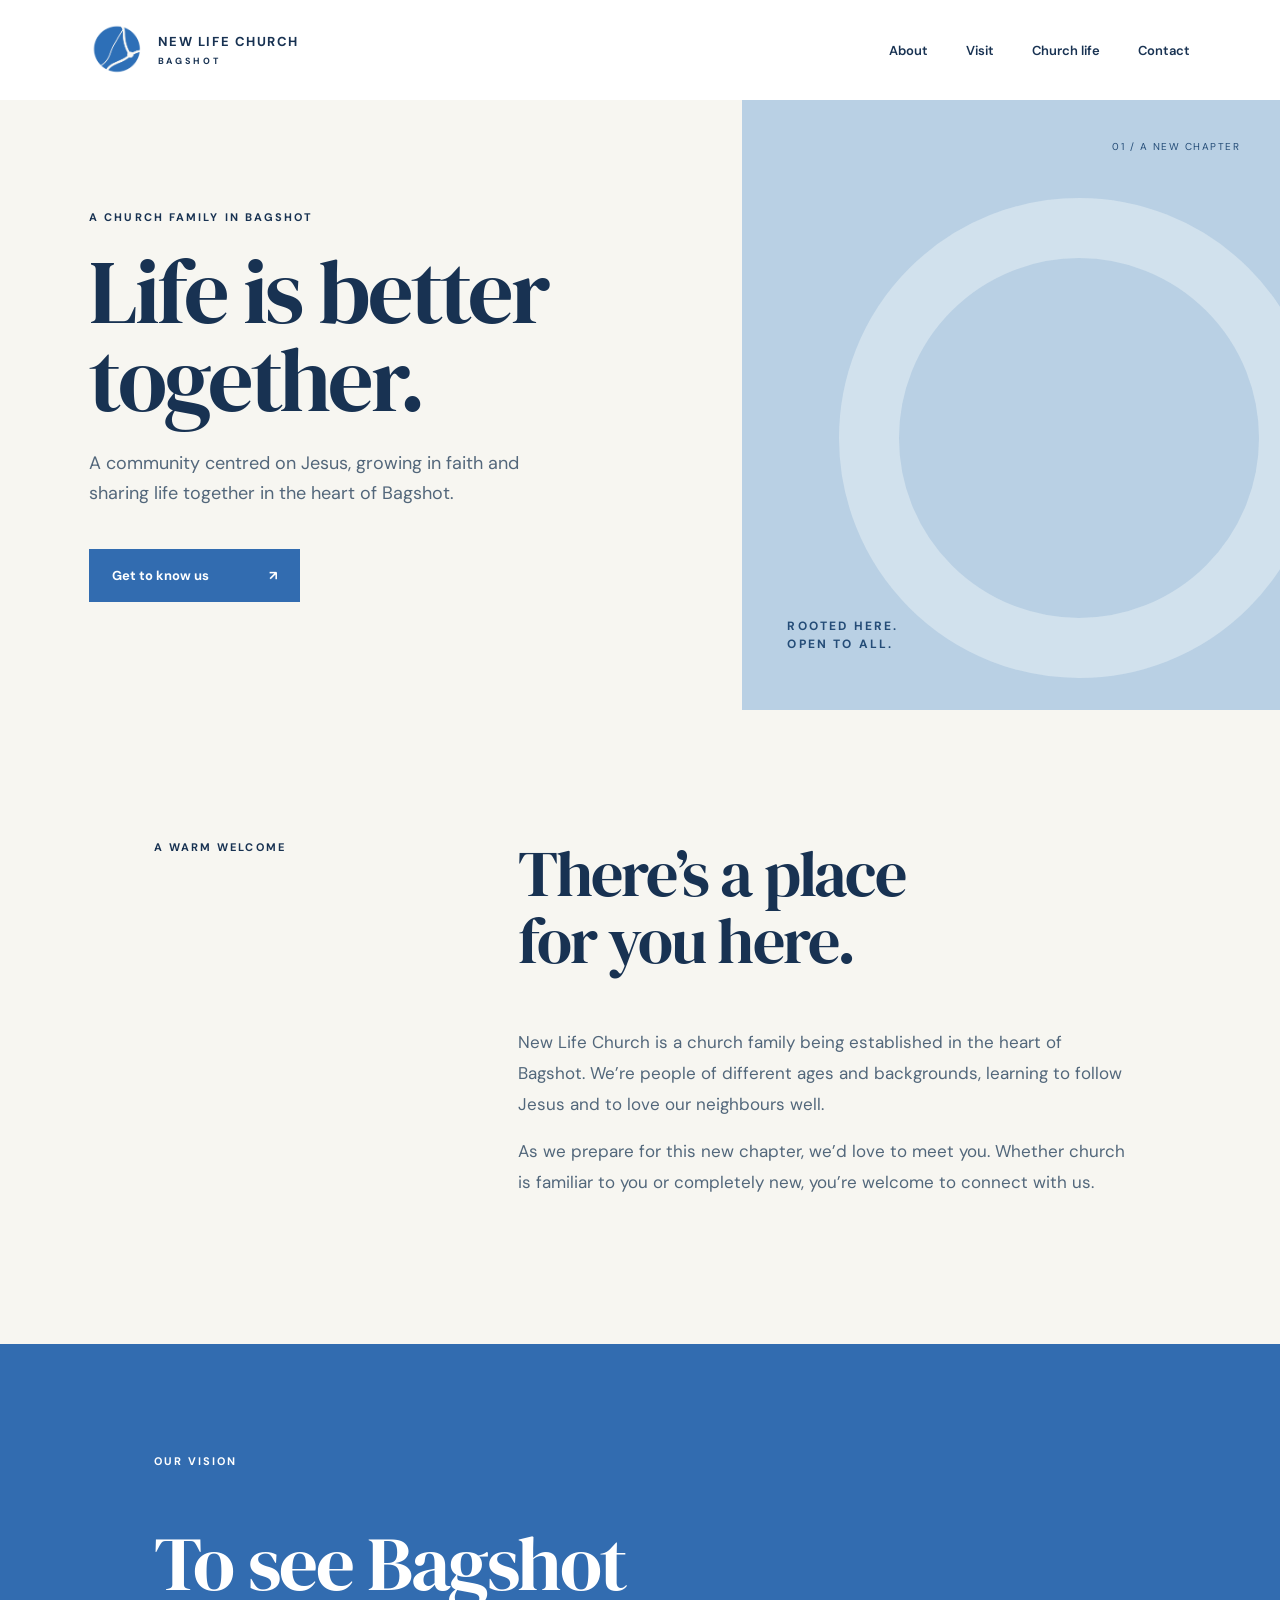
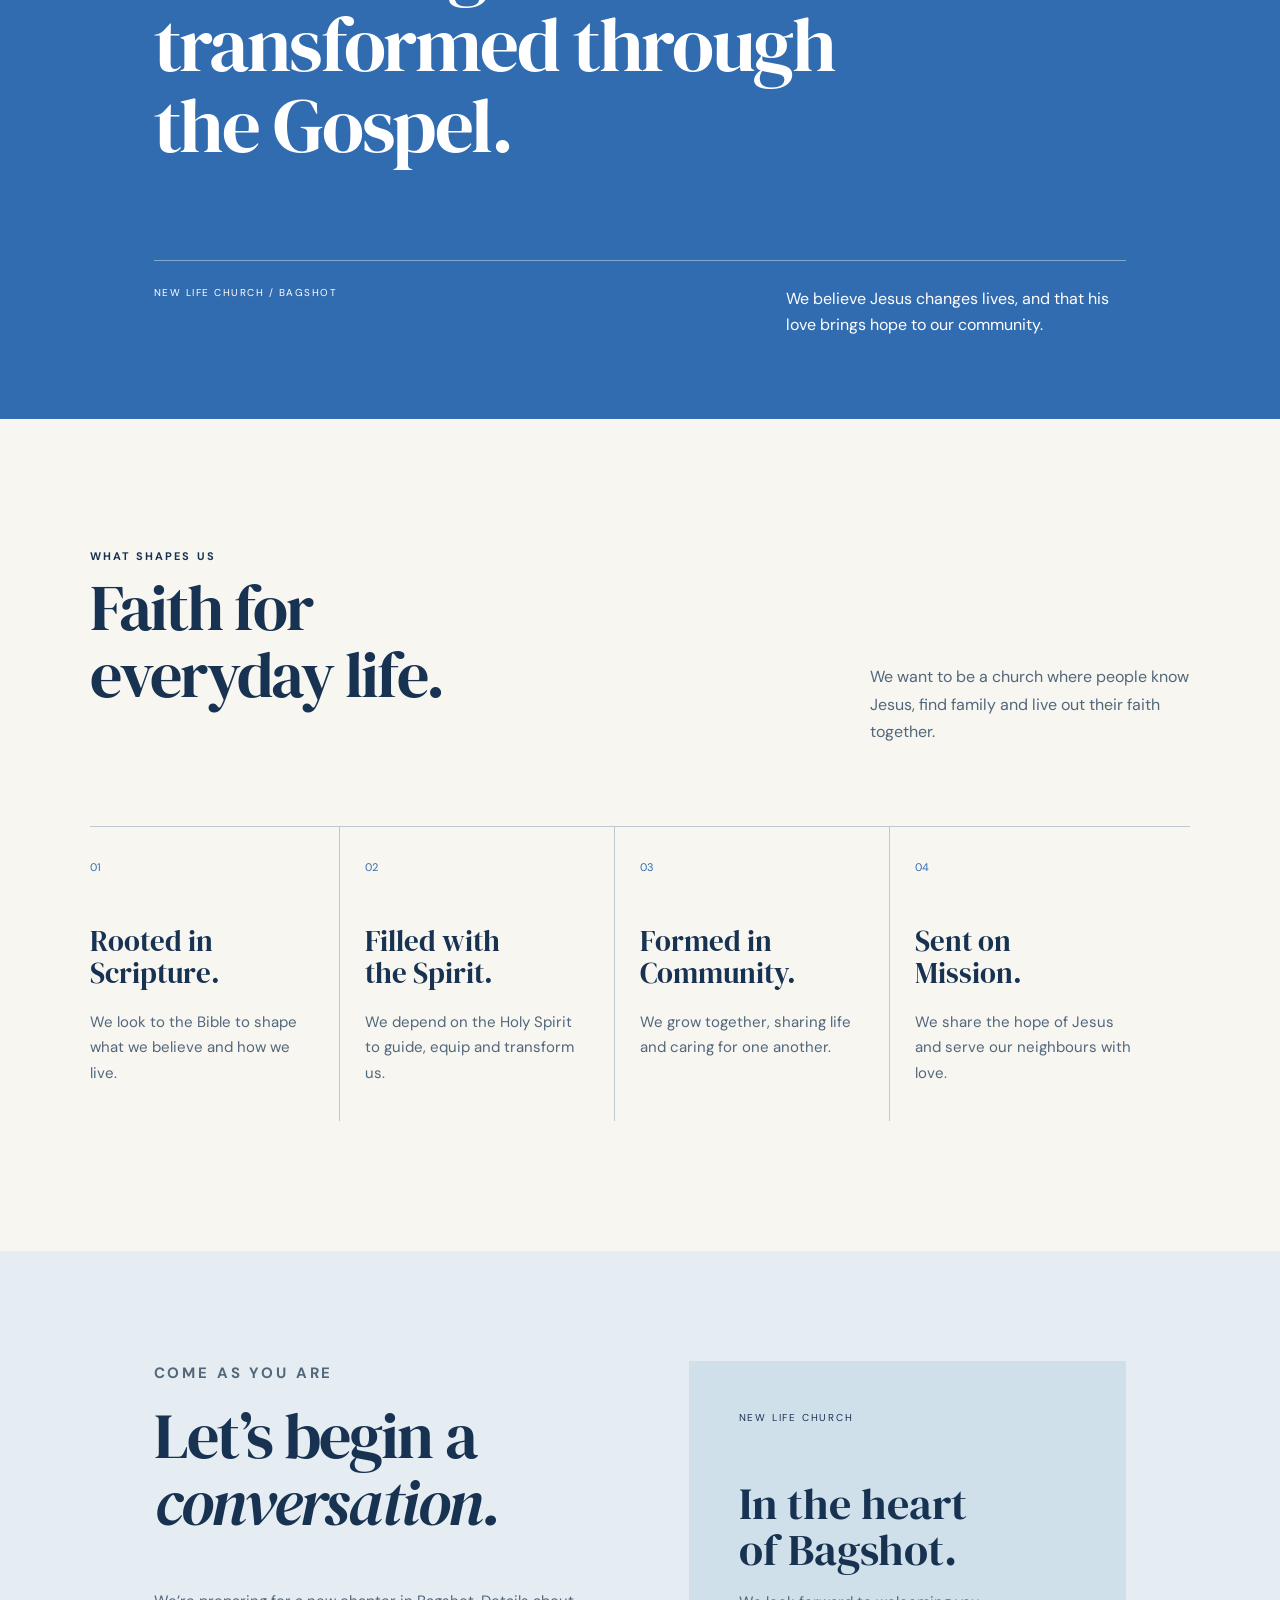
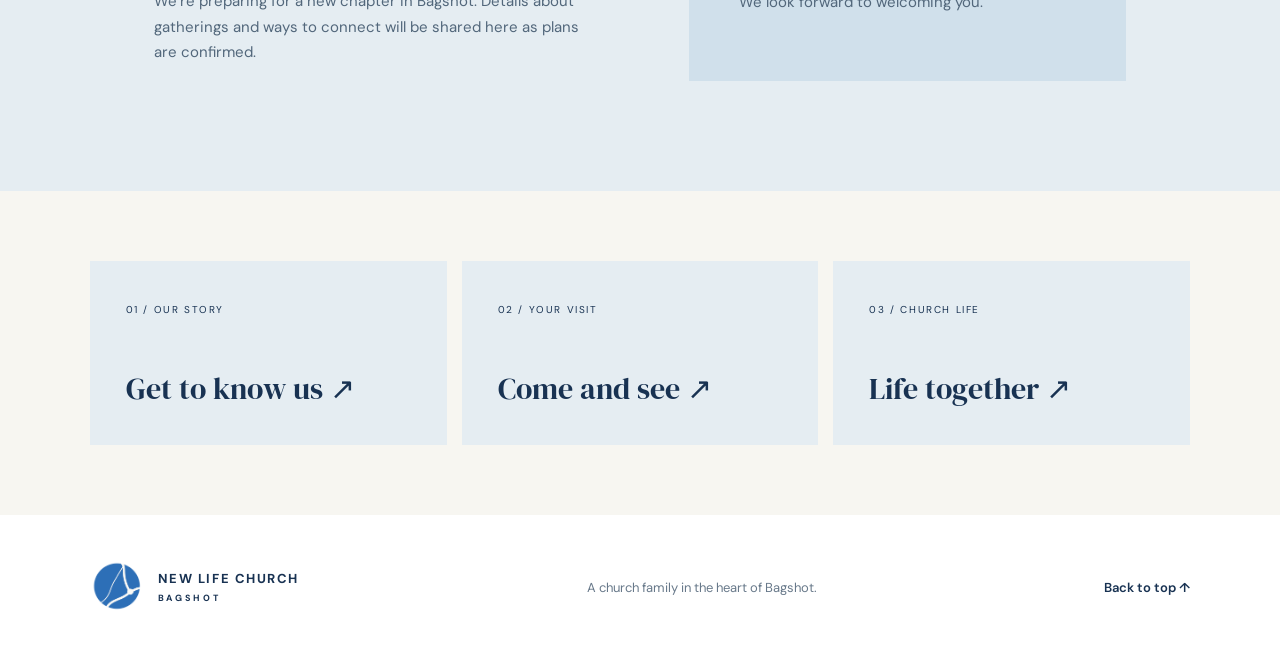
<file: new-life-church/index.html>
<!doctype html><html lang="en"><head><meta charset="utf-8"><meta name="viewport" content="width=device-width,initial-scale=1"><meta name="description" content="New Life Church Bagshot: a church family seeking to see Bagshot transformed through the gospel."><title>New Life Church Bagshot</title><link rel="stylesheet" href="style.css"></head><body><header><a class="brand" href="#home"><img src="assets/logo.png" alt=""><span>NEW LIFE CHURCH<small>BAGSHOT</small></span></a><nav><a href="about.html">About</a><a href="visit.html">Visit</a><a href="life.html">Church life</a><a href="contact.html">Contact</a></nav></header><main id="home"><section class="hero"><div class="hero-inner"><p class="eyebrow" data-home="home_eyebrow">A church family in Bagshot</p><h1 data-home="home_title">Life is better<br><em>together.</em></h1><p class="lead" data-home="home_intro">A community centred on Jesus, growing in faith and sharing life together in the heart of Bagshot.</p><a class="button" href="visit.html">Get to know us <span>↗</span></a></div><div class="hero-art"><div class="ring"></div><p>ROOTED HERE.<br>OPEN TO ALL.</p><span>01 / A NEW CHAPTER</span></div></section><section class="intro" id="story"><p class="eyebrow">A warm welcome</p><div><h2 data-home="welcome_title">There’s a place<br>for you here.</h2><p data-home="welcome_body">New Life Church is a church family being established in the heart of Bagshot. We’re people of different ages and backgrounds, learning to follow Jesus and to love our neighbours well.</p><p data-home="welcome_extra">As we prepare for this new chapter, we’d love to meet you. Whether church is familiar to you or completely new, you’re welcome to connect with us.</p></div></section><section class="vision"><p class="eyebrow">Our vision</p><h2 data-home="vision_title">To see Bagshot<br>transformed through<br><em>the Gospel.</em></h2><div class="vision-bottom"><span>NEW LIFE CHURCH / BAGSHOT</span><p>We believe Jesus changes lives, and that his love brings hope to our community.</p></div></section><section class="values" id="values"><div class="section-head"><div><p class="eyebrow">What shapes us</p><h2>Faith for<br>everyday life.</h2></div><p>We want to be a church where people know Jesus, find family and live out their faith together.</p></div><div class="grid"><article><span>01</span><h3>Rooted in<br>Scripture.</h3><p>We look to the Bible to shape what we believe and how we live.</p></article><article><span>02</span><h3>Filled with<br>the Spirit.</h3><p>We depend on the Holy Spirit to guide, equip and transform us.</p></article><article><span>03</span><h3>Formed in<br>Community.</h3><p>We grow together, sharing life and caring for one another.</p></article><article><span>04</span><h3>Sent on<br>Mission.</h3><p>We share the hope of Jesus and serve our neighbours with love.</p></article></div></section><section class="connect" id="connect"><div><p class="eyebrow">Come as you are</p><h2>Let’s begin a<br><em>conversation.</em></h2><p>We’re preparing for a new chapter in Bagshot. Details about gatherings and ways to connect will be shared here as plans are confirmed.</p></div><div class="connect-card"><span>NEW LIFE CHURCH</span><h3>In the heart<br>of Bagshot.</h3><p>We look forward to welcoming you.</p></div></section><section class="page-links"><a href="about.html"><span>01 / OUR STORY</span><h3>Get to know us ↗</h3></a><a href="visit.html"><span>02 / YOUR VISIT</span><h3>Come and see ↗</h3></a><a href="life.html"><span>03 / CHURCH LIFE</span><h3>Life together ↗</h3></a></section></main><footer><div class="brand"><img src="assets/logo.png" alt=""><span>NEW LIFE CHURCH<small>BAGSHOT</small></span></div><p>A church family in the heart of Bagshot.</p><a href="#home">Back to top ↑</a></footer><script src="home.js"></script></body></html>
</file>
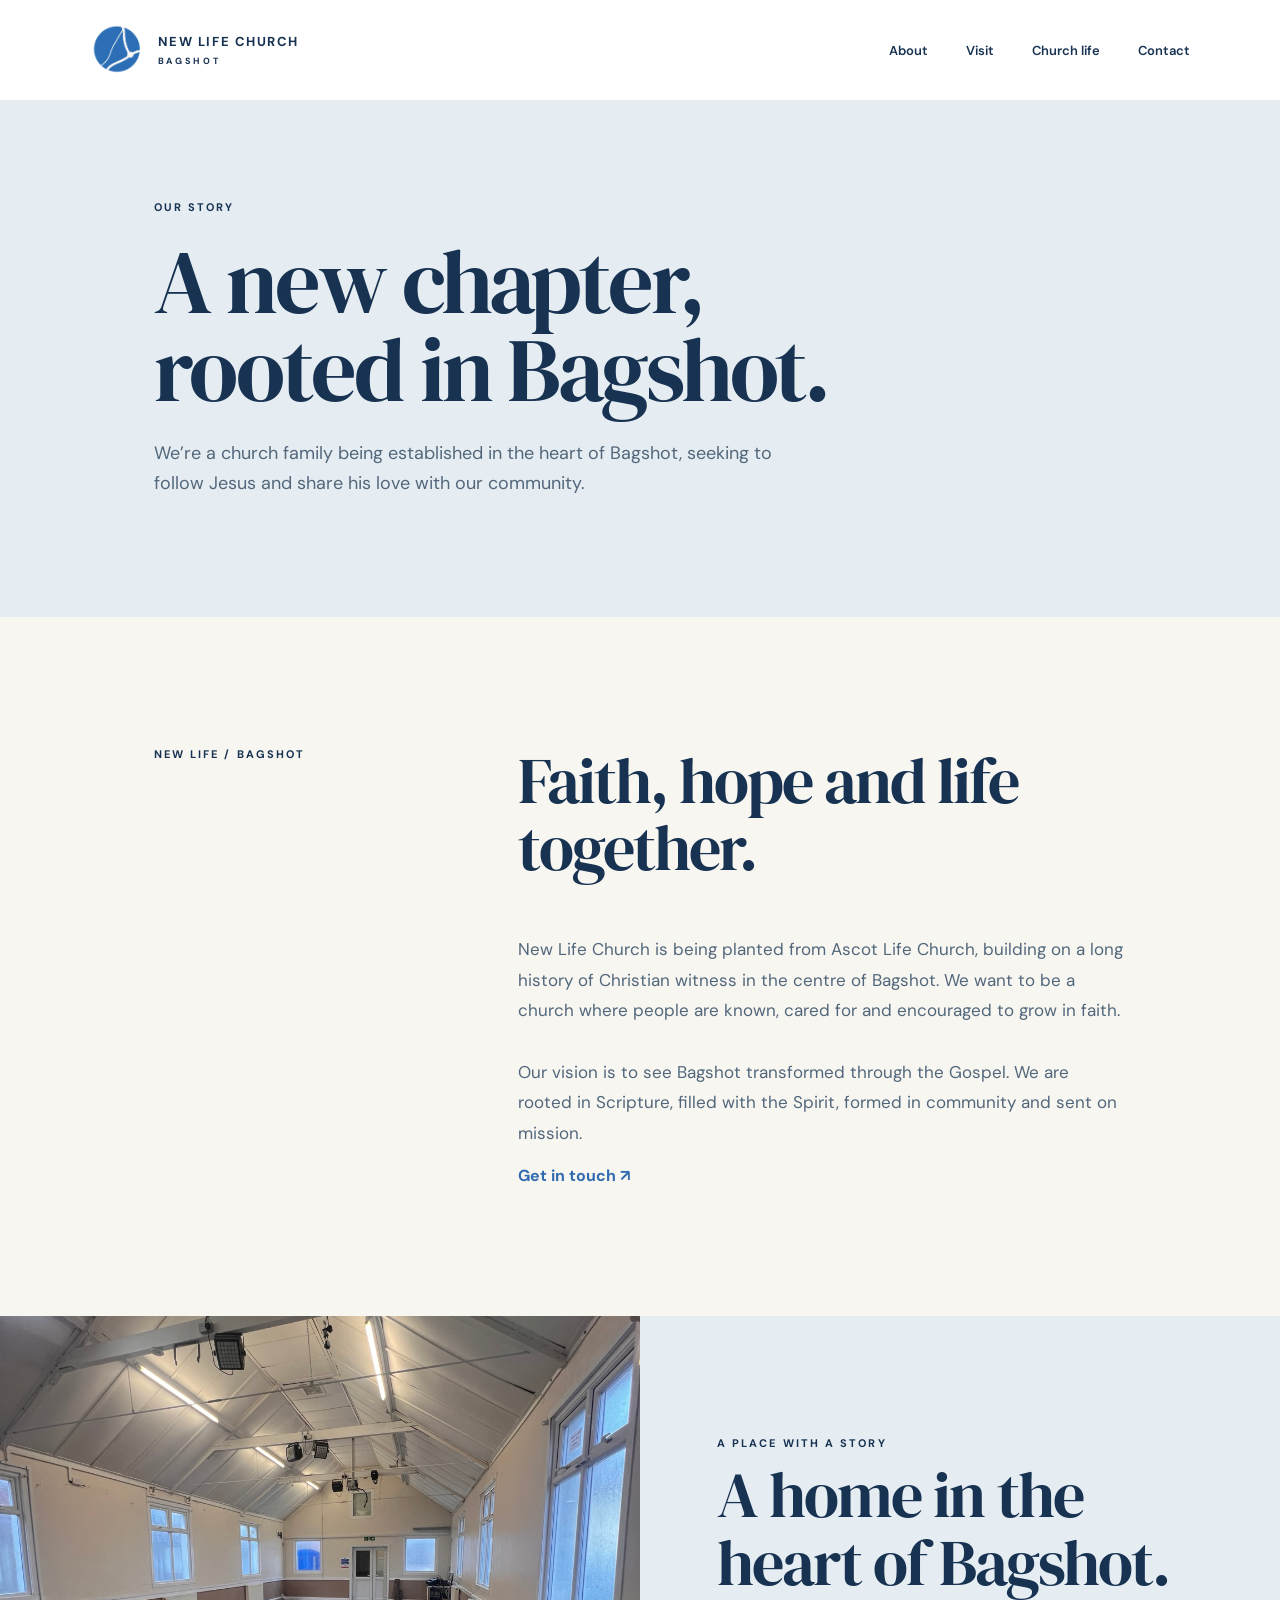
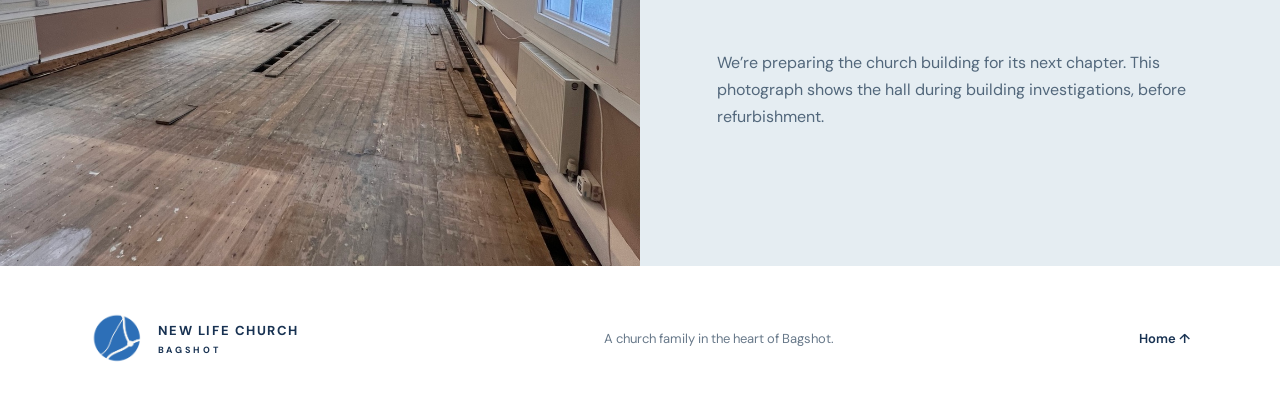
<file: new-life-church/about.html>
<!doctype html><html lang="en"><head><meta charset="utf-8"><meta name="viewport" content="width=device-width,initial-scale=1"><title>About | New Life Church Bagshot</title><link rel="stylesheet" href="style.css"></head><body><header><a class="brand" href="index.html"><img src="assets/logo.png" alt=""><span>NEW LIFE CHURCH<small>BAGSHOT</small></span></a><nav><a href="about.html">About</a><a href="visit.html">Visit</a><a href="life.html">Church life</a><a href="contact.html">Contact</a></nav></header><main><section class="subhero"><p class="eyebrow" data-field="eyebrow">Our story</p><h1 data-field="title">A new chapter,<br>rooted in Bagshot.</h1><p class="lead" data-field="intro">We’re a church family being established in the heart of Bagshot, seeking to follow Jesus and share his love with our community.</p></section><section class="intro"><p class="eyebrow">NEW LIFE / BAGSHOT</p><div><h2 data-field="heading">Faith, hope and life together.</h2><p data-field="body" style="white-space:pre-line">New Life Church is being planted from Ascot Life Church, building on a long history of Christian witness in the centre of Bagshot. We want to be a church where people are known, cared for and encouraged to grow in faith.<br><br>Our vision is to see Bagshot transformed through the Gospel. We are rooted in Scripture, filled with the Spirit, formed in community and sent on mission.</p><a class="text-link" href="contact.html">Get in touch ↗</a></div></section><section class="photo-section"><img src="assets/hall-renovation.jpg" alt="The church hall during building investigations, before refurbishment"><div><p class="eyebrow">A place with a story</p><h2>A home in the heart of Bagshot.</h2><p>We’re preparing the church building for its next chapter. This photograph shows the hall during building investigations, before refurbishment.</p></div></section></main><footer><a class="brand" href="index.html"><img src="assets/logo.png" alt=""><span>NEW LIFE CHURCH<small>BAGSHOT</small></span></a><p>A church family in the heart of Bagshot.</p><a href="index.html">Home ↑</a></footer><script src="page.js"></script></body></html>
</file>
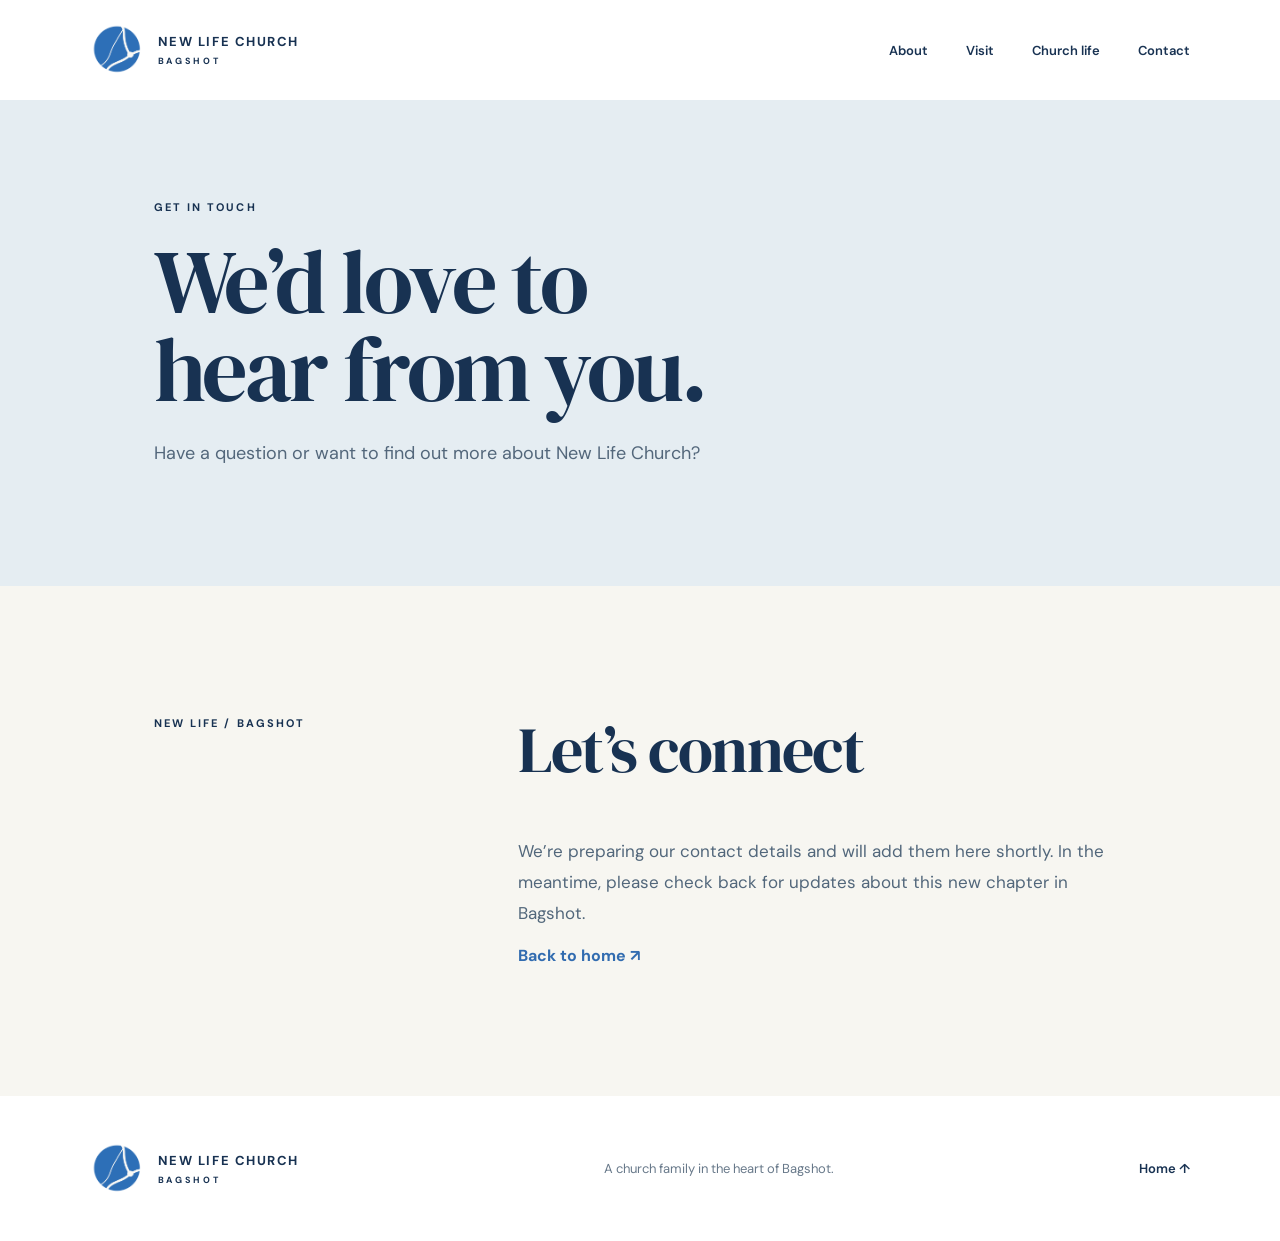
<file: new-life-church/contact.html>
<!doctype html><html lang="en"><head><meta charset="utf-8"><meta name="viewport" content="width=device-width,initial-scale=1"><title>Contact | New Life Church Bagshot</title><link rel="stylesheet" href="style.css"></head><body><header><a class="brand" href="index.html"><img src="assets/logo.png" alt=""><span>NEW LIFE CHURCH<small>BAGSHOT</small></span></a><nav><a href="about.html">About</a><a href="visit.html">Visit</a><a href="life.html">Church life</a><a href="contact.html">Contact</a></nav></header><main><section class="subhero"><p class="eyebrow" data-field="eyebrow">Get in touch</p><h1 data-field="title">We’d love to<br>hear from you.</h1><p class="lead" data-field="intro">Have a question or want to find out more about New Life Church?</p></section><section class="intro"><p class="eyebrow">NEW LIFE / BAGSHOT</p><div><h2 data-field="heading">Let’s connect</h2><p data-field="body" style="white-space:pre-line">We’re preparing our contact details and will add them here shortly. In the meantime, please check back for updates about this new chapter in Bagshot.</p><a class="text-link" href="index.html">Back to home ↗</a></div></section></main><footer><a class="brand" href="index.html"><img src="assets/logo.png" alt=""><span>NEW LIFE CHURCH<small>BAGSHOT</small></span></a><p>A church family in the heart of Bagshot.</p><a href="index.html">Home ↑</a></footer><script src="page.js"></script></body></html>
</file>
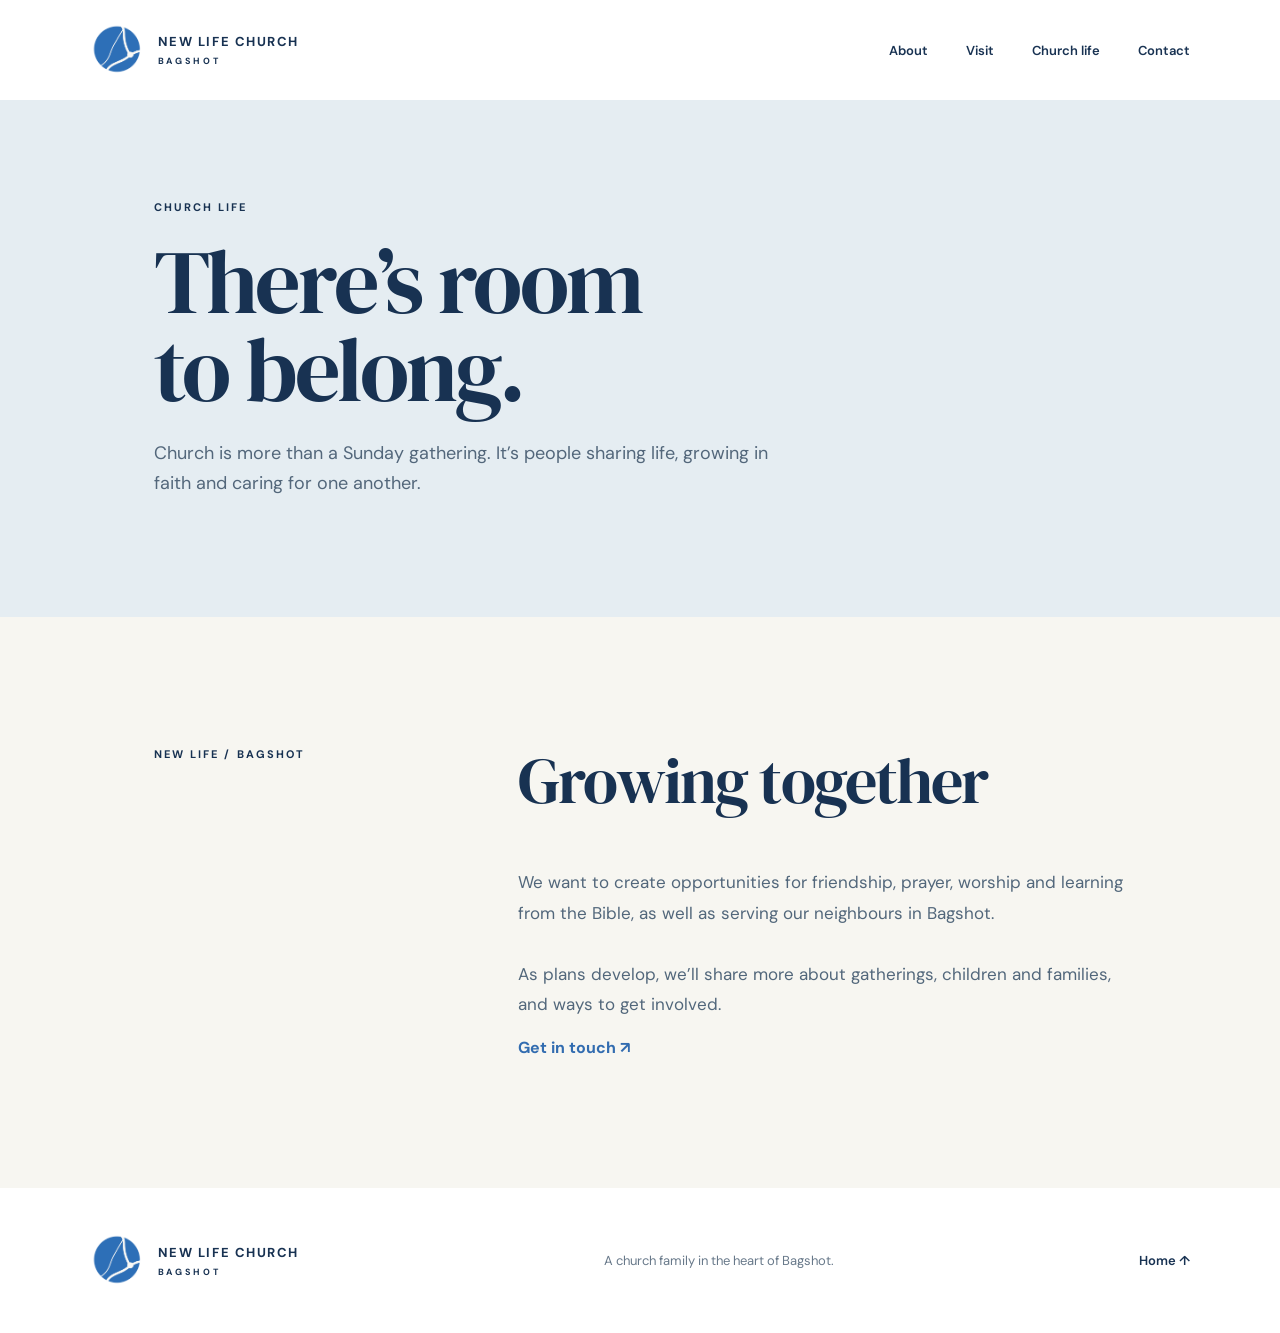
<file: new-life-church/life.html>
<!doctype html><html lang="en"><head><meta charset="utf-8"><meta name="viewport" content="width=device-width,initial-scale=1"><title>Life | New Life Church Bagshot</title><link rel="stylesheet" href="style.css"></head><body><header><a class="brand" href="index.html"><img src="assets/logo.png" alt=""><span>NEW LIFE CHURCH<small>BAGSHOT</small></span></a><nav><a href="about.html">About</a><a href="visit.html">Visit</a><a href="life.html">Church life</a><a href="contact.html">Contact</a></nav></header><main><section class="subhero"><p class="eyebrow" data-field="eyebrow">Church life</p><h1 data-field="title">There’s room<br>to belong.</h1><p class="lead" data-field="intro">Church is more than a Sunday gathering. It’s people sharing life, growing in faith and caring for one another.</p></section><section class="intro"><p class="eyebrow">NEW LIFE / BAGSHOT</p><div><h2 data-field="heading">Growing together</h2><p data-field="body" style="white-space:pre-line">We want to create opportunities for friendship, prayer, worship and learning from the Bible, as well as serving our neighbours in Bagshot.<br><br>As plans develop, we’ll share more about gatherings, children and families, and ways to get involved.</p><a class="text-link" href="contact.html">Get in touch ↗</a></div></section></main><footer><a class="brand" href="index.html"><img src="assets/logo.png" alt=""><span>NEW LIFE CHURCH<small>BAGSHOT</small></span></a><p>A church family in the heart of Bagshot.</p><a href="index.html">Home ↑</a></footer><script src="page.js"></script></body></html>
</file>
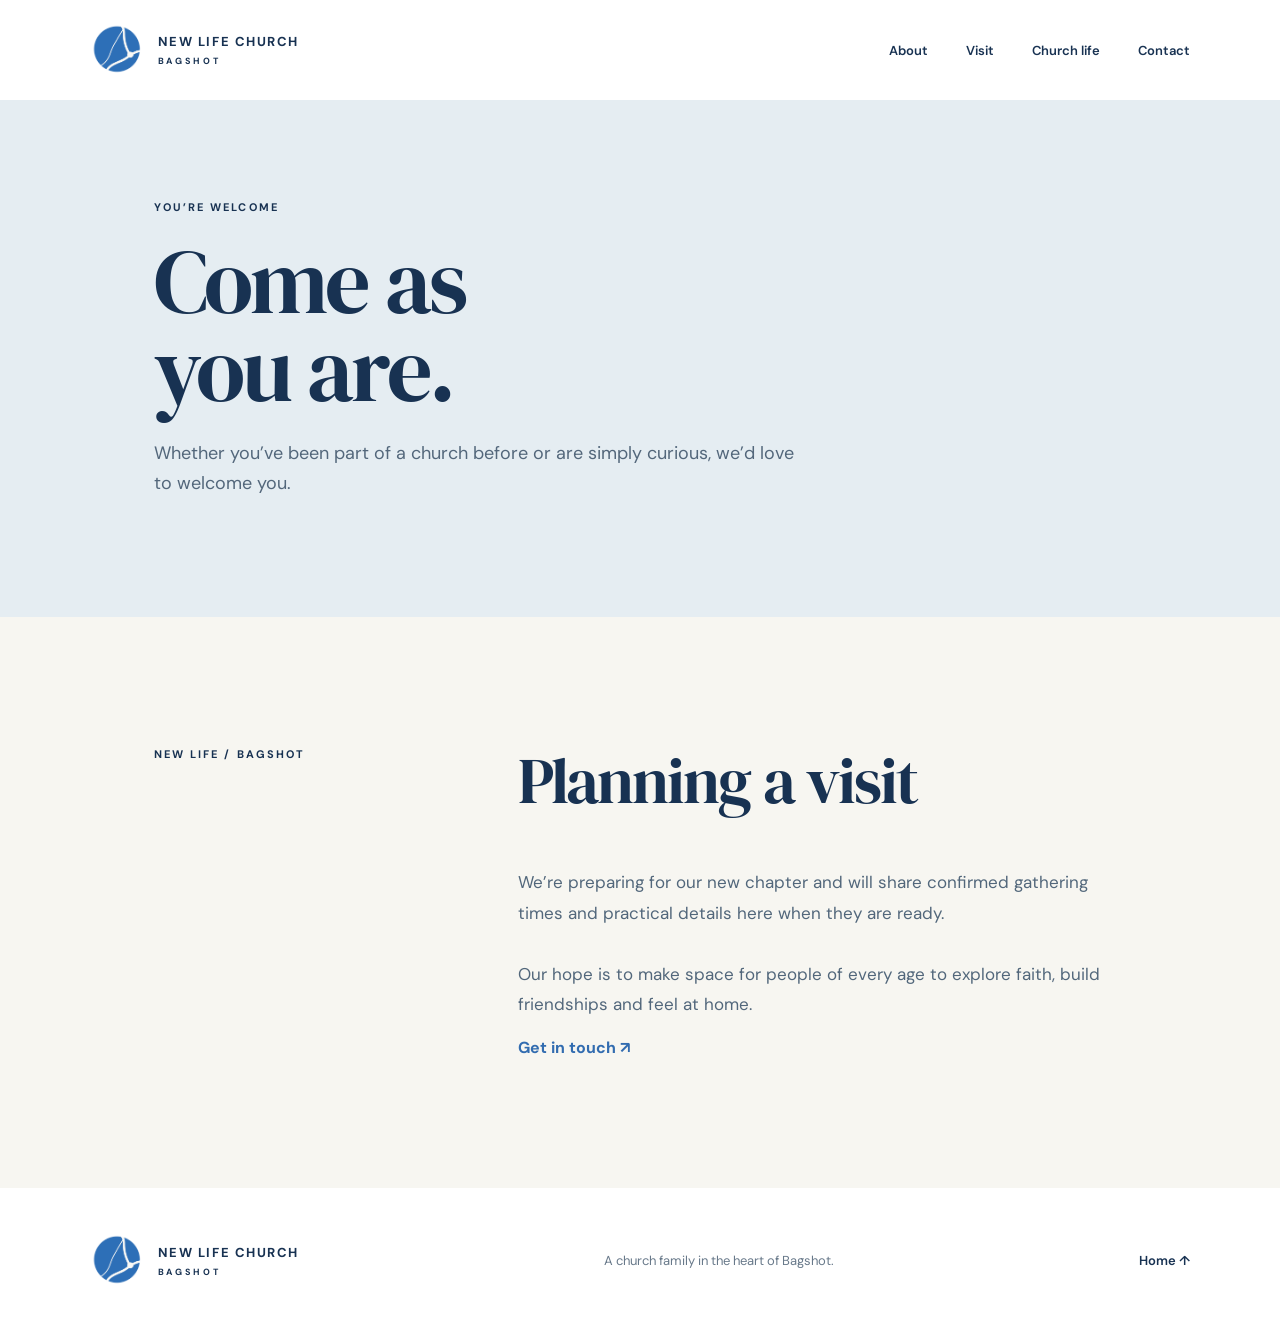
<file: new-life-church/visit.html>
<!doctype html><html lang="en"><head><meta charset="utf-8"><meta name="viewport" content="width=device-width,initial-scale=1"><title>Visit | New Life Church Bagshot</title><link rel="stylesheet" href="style.css"></head><body><header><a class="brand" href="index.html"><img src="assets/logo.png" alt=""><span>NEW LIFE CHURCH<small>BAGSHOT</small></span></a><nav><a href="about.html">About</a><a href="visit.html">Visit</a><a href="life.html">Church life</a><a href="contact.html">Contact</a></nav></header><main><section class="subhero"><p class="eyebrow" data-field="eyebrow">You’re welcome</p><h1 data-field="title">Come as<br>you are.</h1><p class="lead" data-field="intro">Whether you’ve been part of a church before or are simply curious, we’d love to welcome you.</p></section><section class="intro"><p class="eyebrow">NEW LIFE / BAGSHOT</p><div><h2 data-field="heading">Planning a visit</h2><p data-field="body" style="white-space:pre-line">We’re preparing for our new chapter and will share confirmed gathering times and practical details here when they are ready.<br><br>Our hope is to make space for people of every age to explore faith, build friendships and feel at home.</p><a class="text-link" href="contact.html">Get in touch ↗</a></div></section></main><footer><a class="brand" href="index.html"><img src="assets/logo.png" alt=""><span>NEW LIFE CHURCH<small>BAGSHOT</small></span></a><p>A church family in the heart of Bagshot.</p><a href="index.html">Home ↑</a></footer><script src="page.js"></script></body></html>
</file>
<file: new-life-church/style.css>
@import url('https://fonts.googleapis.com/css2?family=DM+Sans:wght@400;500;600;700&family=DM+Serif+Display:ital@0;1&display=swap');:root{--blue:#326cb0;--ink:#183252;--cream:#f7f6f1}*{box-sizing:border-box}html{scroll-behavior:smooth}body{margin:0;background:var(--cream);color:var(--ink);font-family:'DM Sans',sans-serif}header{height:100px;display:flex;align-items:center;justify-content:space-between;padding:0 7%;background:#fff}.brand{display:flex;align-items:center;gap:13px;text-decoration:none;color:var(--ink);font-size:13px;font-weight:700;letter-spacing:.12em}.brand img{width:55px;height:55px;object-fit:contain}.brand small{display:block;font-size:9px;letter-spacing:.3em;margin-top:5px}nav{display:flex;gap:38px}nav a,footer a{color:inherit;text-decoration:none;font-size:13px;font-weight:600}h1,h2,h3,p{margin-top:0}h1,h2,h3{font-family:'DM Serif Display',Georgia,serif;font-weight:400}h1{font-size:clamp(62px,7vw,106px);line-height:.98;letter-spacing:-.035em;margin:24px 0}h2{font-size:clamp(45px,5vw,75px);line-height:1.05;letter-spacing:-.03em}em{font-weight:400}.hero{display:grid;grid-template-columns:1fr 42%;min-height:610px}.hero-inner{padding:110px 9% 100px 12%}.eyebrow{font-size:11px;letter-spacing:.19em;text-transform:uppercase;font-weight:700}.lead{font-size:18px;line-height:1.7;max-width:480px;color:#53677b}.button{display:inline-flex;margin-top:22px;padding:18px 23px;background:var(--blue);color:white;text-decoration:none;font-size:13px;font-weight:700;gap:60px}.hero-art{background:#b9d0e4;position:relative;overflow:hidden;display:flex;align-items:end;padding:45px;color:#244c77}.hero-art .ring{position:absolute;width:480px;height:480px;border:60px solid #dce9f1;border-radius:50%;left:18%;top:16%;opacity:.7}.hero-art p{position:relative;font-size:12px;line-height:1.5;font-weight:700;letter-spacing:.18em}.hero-art span{position:absolute;right:40px;top:40px;font-size:10px;letter-spacing:.15em}.intro{padding:130px 12%;display:grid;grid-template-columns:1fr 2fr;gap:60px}.intro p:not(.eyebrow){max-width:610px;color:#52677b;line-height:1.8;font-size:17px}.vision{background:var(--blue);color:white;padding:110px 12% 65px}.vision h2{font-size:clamp(50px,6vw,88px);margin:55px 0 95px}.vision-bottom{border-top:1px solid #ffffff66;padding-top:25px;display:flex;justify-content:space-between;gap:30px}.vision-bottom span{font-size:10px;letter-spacing:.15em}.vision-bottom p{max-width:340px;line-height:1.6}.values{padding:130px 7%}.section-head{display:flex;justify-content:space-between;align-items:end;gap:30px}.section-head>p{max-width:320px;line-height:1.7;color:#52677b}.grid{display:grid;grid-template-columns:repeat(4,1fr);margin-top:65px;border-top:1px solid #bdc9d1}.grid article{padding:28px 25px 20px 0;border-right:1px solid #bdc9d1;margin-right:25px}.grid article:last-child{border:0}.grid span{font-size:11px;color:var(--blue)}.grid h3{font-size:29px;line-height:1.1;margin:50px 0 20px}.grid p,.connect p{font-size:15px;line-height:1.7;color:#52677b}.connect{background:#e5edf2;display:grid;grid-template-columns:1fr 1fr;gap:10%;padding:110px 12%}.connect-card{background:#d0e0eb;padding:50px;min-height:300px;display:flex;flex-direction:column;justify-content:space-between}.connect-card span{font-size:10px;letter-spacing:.18em}.connect-card h3{font-size:44px;line-height:1.05;margin:40px 0 0}footer{padding:45px 7%;display:flex;align-items:center;justify-content:space-between;gap:20px;background:#fff}footer p{font-size:13px;margin:0;color:#68798a}@media(max-width:700px){header{height:auto;padding:20px 6%;align-items:flex-start;gap:18px}nav{gap:14px;flex-wrap:wrap;justify-content:end}nav a{font-size:12px}.brand{font-size:10px}.brand img{width:44px;height:44px}.hero{grid-template-columns:1fr}.hero-inner{padding:80px 7%}.hero-art{min-height:260px}.hero-art .ring{width:300px;height:300px;border-width:40px;top:0}.intro{grid-template-columns:1fr;padding:80px 7%;gap:15px}.vision,.values,.connect{padding:80px 7%}.vision h2{margin:40px 0 65px}.section-head{display:block}.grid{grid-template-columns:1fr 1fr}.grid article{margin-right:12px}.connect{grid-template-columns:1fr;gap:25px}footer{flex-wrap:wrap}footer p{width:100%}}
.page-links{display:grid;grid-template-columns:repeat(3,1fr);padding:70px 7%;gap:15px}.page-links a{padding:36px;background:#e5edf2;text-decoration:none;color:var(--ink);min-height:180px}.page-links span{font-size:10px;letter-spacing:.16em}.page-links h3{font-size:30px;margin:50px 0 0}.subhero{padding:100px 12%;background:#e5edf2}.subhero h1{white-space:pre-line}.subhero .lead{max-width:650px}.text-link{color:var(--blue);font-weight:700;text-decoration:none}.photo-section{display:grid;grid-template-columns:1fr 1fr;background:#e5edf2;align-items:center}.photo-section img{width:100%;height:550px;object-fit:cover}.photo-section div{padding:12%}.photo-section p:not(.eyebrow){line-height:1.7;color:#52677b}@media(max-width:700px){.page-links,.photo-section{grid-template-columns:1fr}.photo-section img{height:350px}.subhero{padding:75px 7%}}
</file>
